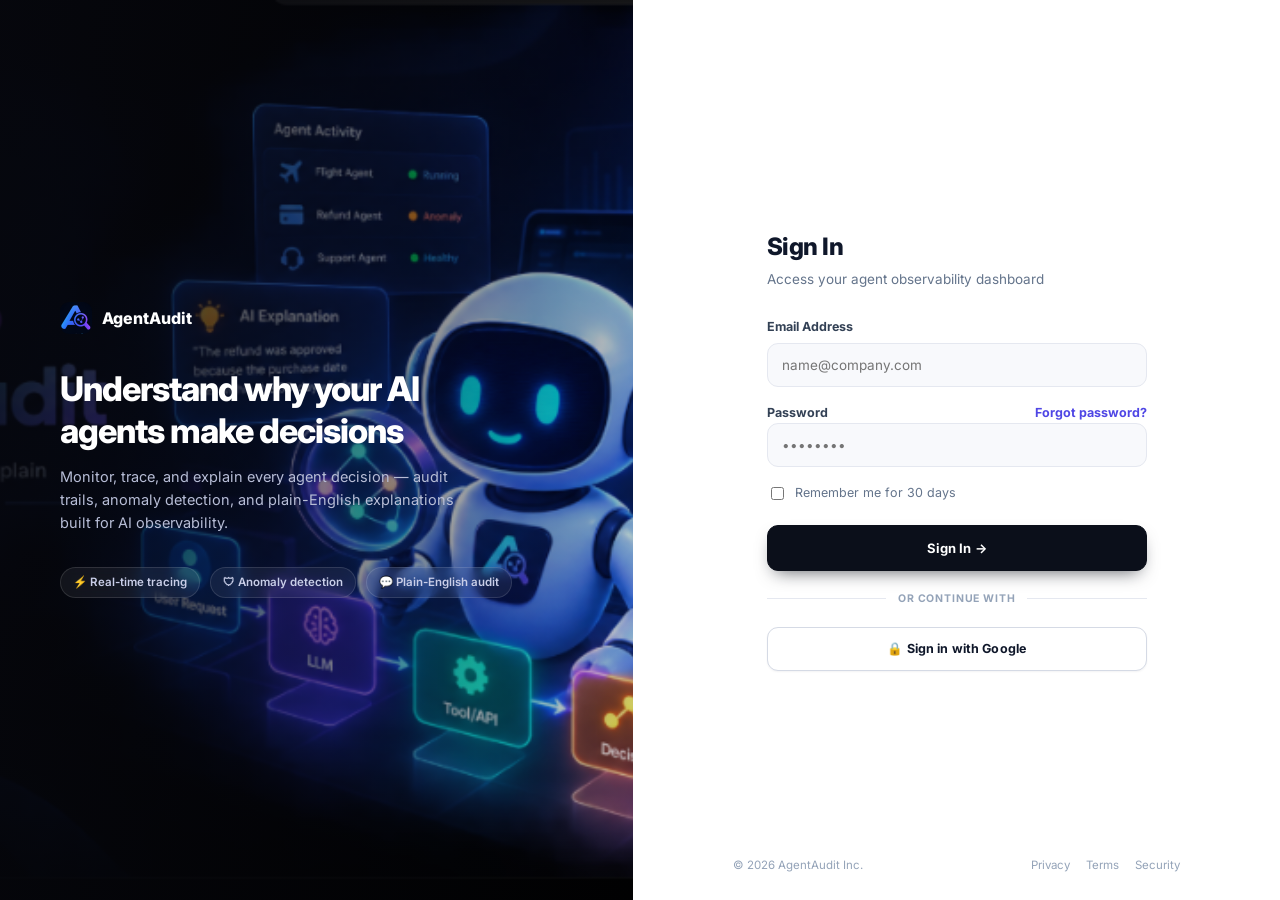
<file: web/index.html>
<!DOCTYPE html>
<html lang="en">

<head>
  <meta charset="UTF-8" />
  <title>AgentAudit — Sign In</title>
  <link rel="icon" href="assets/logo-mark.png" />
  <link rel="stylesheet" href="style.css" />
  <style>
    body {
      background: #06070D;
    }

    .split {
      display: flex;
      min-height: 100vh;
    }

    .left {
      flex: 1.15;
      position: relative;
      overflow: hidden;
      background: #06070D;
      display: flex;
      flex-direction: column;
      justify-content: center;
      padding: 56px 60px;
    }

    .left::before {
      content: "";
      position: absolute;
      inset: 0;
      background: url("assets/logo.png") center 46% / cover no-repeat;
    }

    .left::after {
      content: "";
      position: absolute;
      inset: 0;
      background: linear-gradient(100deg, rgba(6, 7, 13, .94) 0%, rgba(6, 7, 13, .55) 46%, rgba(6, 7, 13, .15) 100%);
    }

    .left-inner {
      position: relative;
      z-index: 2;
      max-width: 460px;
    }

    .left-brand {
      display: flex;
      align-items: center;
      gap: 10px;
      font-weight: 800;
      font-size: 16px;
      color: #fff;
      margin-bottom: 34px;
    }

    .left-brand img {
      width: 32px;
      height: 32px;
      border-radius: 9px;
    }

    .left h1 {
      font-size: 34px;
      line-height: 1.22;
      font-weight: 800;
      letter-spacing: -0.03em;
      color: #fff;
      margin: 0 0 14px;
    }

    .left p {
      color: #B7BDD6;
      font-size: 14.5px;
      line-height: 1.6;
      max-width: 400px;
      margin: 0;
    }

    .badges {
      display: flex;
      gap: 10px;
      margin-top: 32px;
      flex-wrap: wrap;
    }

    .badges span {
      font-size: 11.5px;
      font-weight: 600;
      color: #C9CEE8;
      background: rgba(255, 255, 255, .06);
      border: 1px solid rgba(255, 255, 255, .12);
      padding: 6px 12px;
      border-radius: 999px;
      backdrop-filter: blur(6px);
    }

    .right {
      flex: 1;
      background: #fff;
      display: flex;
      flex-direction: column;
      justify-content: center;
      padding: 60px 100px;
      position: relative;
    }

    .right-inner {
      max-width: 380px;
      margin: 0 auto;
      width: 100%;
    }

    .right h2 {
      font-size: 24px;
      font-weight: 800;
      letter-spacing: -0.02em;
      margin: 0 0 4px;
    }

    .right .sub {
      color: var(--muted);
      font-size: 13.5px;
      margin-bottom: 28px;
    }

    label {
      display: block;
      font-size: 12.5px;
      font-weight: 700;
      margin-bottom: 7px;
      color: var(--text-2);
    }

    .field-full {
      margin-bottom: 17px;
    }

    .field-full input {
      width: 100%;
      height: 44px;
      padding: 0 14px;
      border-radius: 11px;
      border: 1px solid var(--border);
      font-size: 13.5px;
      background: var(--surface-2);
      outline: none;
      transition: border-color .15s, box-shadow .15s, background .15s;
    }

    .field-full input:focus {
      border-color: var(--accent);
      background: #fff;
      box-shadow: 0 0 0 4px var(--accent-soft);
    }

    .row-between {
      display: flex;
      justify-content: space-between;
      align-items: center;
    }

    .link {
      color: var(--accent);
      font-size: 12.5px;
      font-weight: 700;
    }

    .remember {
      font-size: 12.5px;
      color: var(--muted);
      display: flex;
      align-items: center;
      gap: 8px;
      margin: 4px 0 22px;
    }

    .divider {
      display: flex;
      align-items: center;
      gap: 12px;
      color: var(--faint);
      font-size: 10.5px;
      font-weight: 700;
      letter-spacing: .08em;
      margin: 20px 0;
      text-transform: uppercase;
    }

    .divider::before,
    .divider::after {
      content: "";
      flex: 1;
      height: 1px;
      background: var(--border);
    }

    .g-btn {
      width: 100%;
      justify-content: center;
      height: 44px;
    }

    .signin-btn {
      width: 100%;
      justify-content: center;
      height: 46px;
      font-size: 13px;
    }

    .note-banner {
      margin-top: 20px;
      background: var(--accent-soft);
      border: 1px solid #DCE0FB;
      color: #4338CA;
      font-size: 12px;
      line-height: 1.55;
      padding: 12px 14px;
      border-radius: 12px;
    }

    .footer-note {
      position: absolute;
      bottom: 26px;
      left: 0;
      right: 0;
      padding: 0 100px;
      display: flex;
      justify-content: space-between;
      font-size: 11.5px;
      color: var(--faint);
    }

    .footer-note a {
      margin-left: 16px;
    }

    .footer-note a:hover {
      color: var(--accent);
    }

    @media (max-width: 980px) {
      .left {
        display: none;
      }

      .right {
        padding: 40px 24px;
      }

      .footer-note {
        padding: 0 24px;
      }
    }
  </style>
</head>

<body>
  <div class="split">
    <div class="left">
      <div class="left-inner">
        <div class="left-brand"><img src="assets/logo-mark.png" alt="" />AgentAudit</div>
        <h1>Understand why your AI agents make decisions</h1>
        <p>Monitor, trace, and explain every agent decision — audit trails, anomaly detection, and plain-English
          explanations built for AI observability.</p>
        <div class="badges">
          <span>&#9889; Real-time tracing</span>
          <span>&#128737; Anomaly detection</span>
          <span>&#128172; Plain-English audit</span>
        </div>
      </div>
    </div>
    <div class="right">
      <div class="right-inner">
        <h2>Sign In</h2>
        <div class="sub">Access your agent observability dashboard</div>

        <div class="field-full">
          <label>Email Address</label>
          <input type="email" placeholder="name@company.com" />
        </div>
        <div class="row-between">
          <label style="margin:0;">Password</label>
          <a class="link" href="#">Forgot password?</a>
        </div>
        <div class="field-full">
          <input type="password" placeholder="••••••••" />
        </div>
        <div class="remember"><input type="checkbox" /> Remember me for 30 days</div>

        <button class="btn btn-dark signin-btn" onclick="location.href='dashboard.html'">Sign In &rarr;</button>

        <div class="divider">or continue with</div>
        <button class="btn g-btn" onclick="location.href='dashboard.html'">&#128274; Sign in with Google</button>

      </div>
      <div class="footer-note">
        <span>&copy; 2026 AgentAudit Inc.</span>
        <span><a href="#">Privacy</a><a href="#">Terms</a><a href="#">Security</a></span>
      </div>
    </div>
  </div>
</body>

</html>
</file>
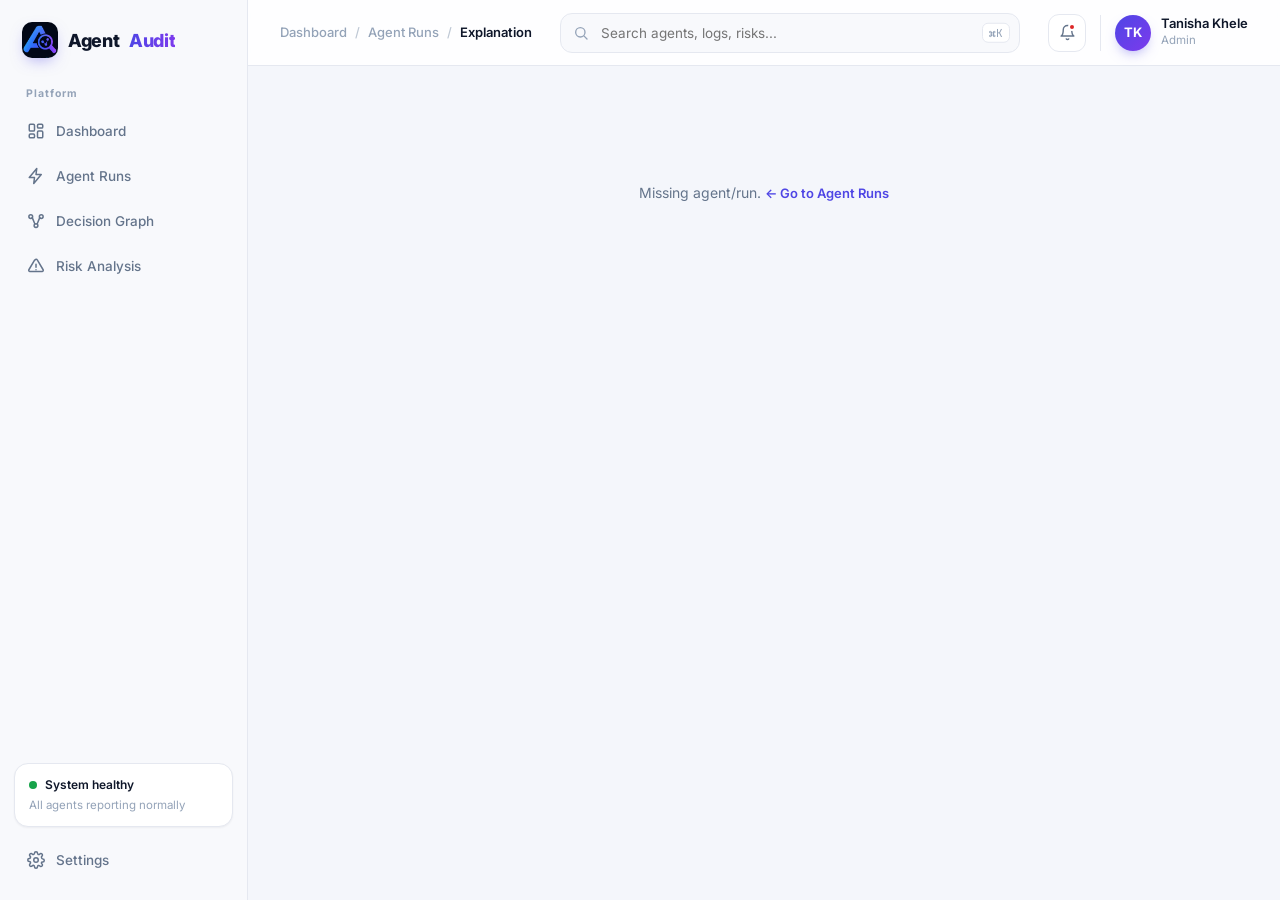
<file: web/decision-explanation.html>
<!DOCTYPE html>
<html lang="en">
<head>
<meta charset="UTF-8" />
<title>AgentAudit — Decision Explanation</title>
<link rel="icon" href="assets/logo-mark.png" />
<link rel="stylesheet" href="style.css" />
<script src="app.js"></script>
</head>
<body>
<script>
const agentKey = getParam("agent");
const runId = getParam("run");

renderShell({
  crumbs: ["Dashboard", "Agent Runs", "Explanation"],
  contentHtml: `<div id="content-inner" class="empty"><span class="spinner"></span> Loading…</div>`
});

async function load() {
  if (!agentKey || !runId) {
    document.getElementById("content-inner").innerHTML = `<div class="empty">Missing agent/run. <a class="link-btn" href="agent-runs.html">&larr; Go to Agent Runs</a></div>`;
    return;
  }
  try {
    const run = await api(`/runs/${encodeURIComponent(agentKey)}/${encodeURIComponent(runId)}`);
    const decision = run.final_decision.decision;
    const isAnomalous = run.analysis.is_anomalous;
    const risk = isAnomalous ? "High" : (decision === "REJECT" || decision === "ESCALATE" ? "Medium" : "Low");
    const toolCalls = run.events.filter(e => e.event_type === "tool_call");

    document.getElementById("content-inner").innerHTML = `
      <div class="inpage-crumbs">
        <a href="dashboard.html">Dashboard</a>${ICONS.chevRight}
        <a href="agent-runs.html">Agent Runs</a>${ICONS.chevRight}
        <b>Explanation</b>
      </div>
      <div class="page-head">
        <div>
          <h1 class="title">${ICONS.msg} Decision Explanation <span class="run-pill">#${runId.slice(0,8)}</span></h1>
          <p class="subtitle">Narrative audit trail explaining the logic and evidence behind this decision.</p>
        </div>
        <div class="actions">
          <button class="btn" onclick="location.href='decision-graph.html?agent=${agentKey}&run=${runId}'">${ICONS.graph} View Decision Graph</button>
        </div>
      </div>

      <div class="grid g4 mb-lg">
        <div class="card stat" style="padding:14px 16px;"><span class="label">Status</span><span class="pill dot green" style="width:fit-content; margin-top:4px;">Completed</span></div>
        <div class="card stat" style="padding:14px 16px;"><span class="label">Risk</span><span class="pill ${pillForRisk(risk)}" style="width:fit-content; margin-top:4px;">${risk}</span></div>
        <div class="card stat" style="padding:14px 16px;"><span class="label">Decision</span><div class="value txt">${decision}</div></div>
        <div class="card stat" style="padding:14px 16px;"><span class="label">Anomaly</span><div class="value txt" style="color:${isAnomalous ? 'var(--red)' : 'var(--green)'};">${isAnomalous ? "Yes" : "No"}</div></div>
      </div>

      <div class="grid g-main-wide">
        <div class="card">
          <div class="card-head">
            <div>
              <h3 class="card-title" style="font-size:15px;">Plain-English Explanation</h3>
              <div class="card-sub">Generated by AgentAudit's Explanation layer</div>
            </div>
            <span class="pill blue">Audit-Ready</span>
          </div>
          <div id="explanation-body" style="font-size:13.5px; line-height:1.7;">
            <span class="spinner"></span> Generating explanation…
          </div>
        </div>

        <div>
          <div class="card mb">
            <h3 class="card-title" style="font-size:15px;">Evidence Panel</h3>
            <div class="card-sub" style="margin-bottom:12px;">Every tool call this decision relied on</div>
            ${toolCalls.length ? toolCalls.map(t => `
              <div class="flex between items-center" style="padding:10px 0; border-bottom:1px solid #EEF0F6;">
                <span class="td-strong" style="font-size:12.5px;">${escapeHtml(t.tool_name)}</span>
                <span class="pill gray">Tool Call</span>
              </div>
            `).join("") : `<div style="font-size:12.5px; color:var(--faint);">No tool calls recorded.</div>`}
          </div>

          <div class="card">
            <h3 class="card-title" style="font-size:15px;">Decision Timeline</h3>
            <div class="timeline" style="margin-top:14px;">
              ${run.events.map(e => `
                <div class="t-item">
                  <div class="t-dot ${e.event_type === 'tool_call' ? 'green' : 'violet'}"></div>
                  <div>
                    <div class="t-time">${(e.timestamp || "").slice(11,19)}</div>
                    <div class="t-title" style="font-size:13px;">${e.event_type === 'tool_call' ? escapeHtml(e.tool_name) : 'LLM reasoning'}</div>
                  </div>
                </div>
              `).join("")}
            </div>
          </div>
        </div>
      </div>
    `;
    document.getElementById("content-inner").className = "";

    try {
      const result = await api(`/runs/${encodeURIComponent(agentKey)}/${encodeURIComponent(runId)}/explain`, { method: "POST" });
      const cleaned = result.explanation.split("\n").map(line => line.trim()).join("\n");
      document.getElementById("explanation-body").innerHTML = `<div style="white-space:pre-wrap;">${escapeHtml(cleaned)}</div>`;
    } catch (explainErr) {
      document.getElementById("explanation-body").innerHTML = `<div class="callout red"><div class="b">Could not generate explanation: ${escapeHtml(explainErr.message)}</div></div>`;
    }
  } catch (e) {
    document.getElementById("content-inner").innerHTML = `<div class="empty" style="color:var(--red);">Failed to load run: ${e.message}</div>`;
  }
}
load();
</script>
</body>
</html>
</file>
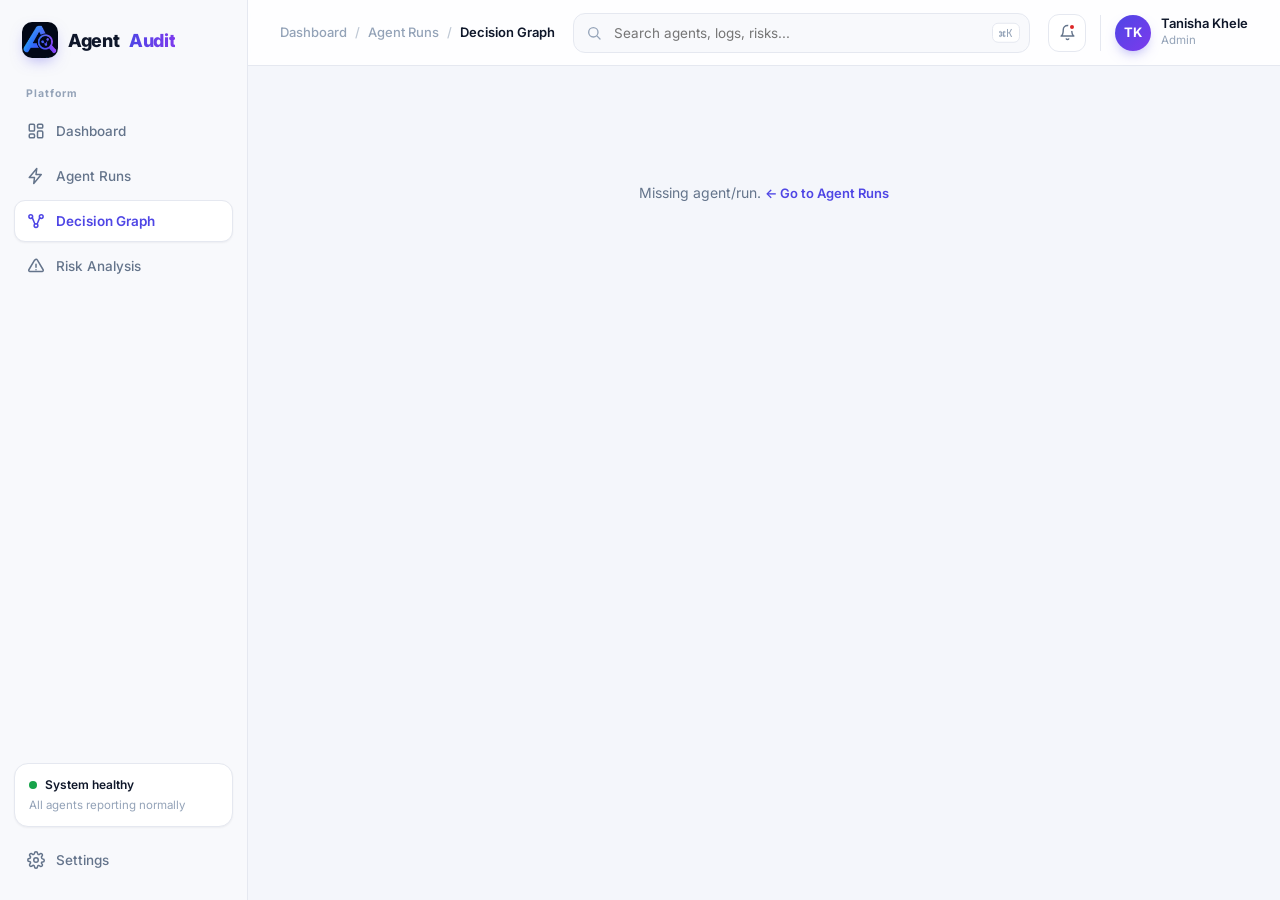
<file: web/decision-graph.html>
<!DOCTYPE html>
<html lang="en">
<head>
<meta charset="UTF-8" />
<title>AgentAudit — Decision Graph</title>
<link rel="icon" href="assets/logo-mark.png" />
<link rel="stylesheet" href="style.css" />
<script src="app.js"></script>
<style>
  .graph-shell { display: grid; grid-template-columns: minmax(0,1fr) 340px; gap: 16px; align-items: start; }
  .graph-canvas {
    background: var(--surface); border: 1px solid var(--border); border-radius: var(--radius); box-shadow: var(--shadow);
    padding: 40px 34px; overflow-x: auto; min-height: 300px; display: flex; align-items: center;
    background-image: radial-gradient(circle, #E7E9F3 1px, transparent 1px); background-size: 22px 22px;
  }
  .flow { display: flex; align-items: center; }
  .flow-node {
    width: 112px; min-height: 84px; border: 1.5px solid var(--border-strong); border-radius: 14px;
    background: #fff; display: flex; flex-direction: column; align-items: center; justify-content: center;
    padding: 10px 8px; text-align: center; cursor: pointer; position: relative; flex-shrink: 0;
    box-shadow: var(--shadow-sm); transition: transform .12s, box-shadow .15s, border-color .15s;
  }
  .flow-node:hover { transform: translateY(-2px); box-shadow: var(--shadow); border-color: var(--accent); }
  .flow-node.selected { border-color: var(--accent); box-shadow: 0 0 0 4px var(--accent-soft); }
  .flow-node .fico { width: 30px; height: 30px; border-radius: 9px; display: grid; place-items: center; margin-bottom: 6px; }
  .flow-node .flabel { font-size: 10px; font-weight: 700; letter-spacing: .01em; color: var(--text-2); line-height: 1.2; word-break: break-word; }
  .flow-node .fsub { font-size: 9px; color: var(--faint); margin-top: 3px; font-family: var(--mono); }
  .flow-node .anomaly-dot { position: absolute; top: -6px; right: -6px; width: 15px; height: 15px; border-radius: 50%; background: var(--amber-dot); border: 3px solid #fff; box-shadow: var(--shadow-sm); }
  .flow-arrow { width: 40px; height: 2px; background: var(--border-strong); flex-shrink: 0; position: relative; }
  .flow-arrow::after { content: ""; position: absolute; right: -1px; top: -4px; border: 5px solid transparent; border-left-color: var(--border-strong); }
  .node-panel { background: var(--surface); border: 1px solid var(--border); border-radius: var(--radius); box-shadow: var(--shadow); padding: 20px; min-height: 300px; position: sticky; top: 82px; }
  .kv-card { background: var(--surface-2); border: 1px solid var(--border); border-radius: 11px; padding: 10px 12px; }
  .kv-card .l { font-size: 10px; font-weight: 700; letter-spacing: .06em; color: var(--faint); text-transform: uppercase; }
  .kv-card .v { font-weight: 700; font-size: 13.5px; margin-top: 2px; }
</style>
</head>
<body>
<script>
const agentKey = getParam("agent");
const runId = getParam("run");

renderShell({
  crumbs: ["Dashboard", "Agent Runs", "Decision Graph"],
  contentHtml: `<div id="content-inner" class="empty"><span class="spinner"></span> Loading graph…</div>`
});

let graphData = null;
let selectedIdx = null;

const NODE_STYLE = {
  request: { bg: "var(--blue-soft)", color: "var(--blue)", icon: () => ICONS.play },
  llm:     { bg: "var(--violet-soft)", color: "var(--violet)", icon: () => ICONS.brain },
  tool:    { bg: "var(--accent-soft)", color: "var(--accent)", icon: () => ICONS.bolt },
  decision:{ bg: "var(--green-soft)", color: "var(--green)", icon: () => ICONS.target },
  event:   { bg: "#F1F3F8", color: "var(--muted)", icon: () => ICONS.file },
};

async function load() {
  if (!agentKey || !runId) {
    document.getElementById("content-inner").innerHTML = `<div class="empty">Missing agent/run. <a class="link-btn" href="agent-runs.html">&larr; Go to Agent Runs</a></div>`;
    return;
  }
  try {
    const [graph, run] = await Promise.all([
      api(`/runs/${encodeURIComponent(agentKey)}/${encodeURIComponent(runId)}/graph`),
      api(`/runs/${encodeURIComponent(agentKey)}/${encodeURIComponent(runId)}`),
    ]);
    graphData = graph;
    const toolCalls = graph.nodes.filter(n => n.type === "tool").length;
    const llmCalls = graph.nodes.filter(n => n.type === "llm").length;
    const isAnomalous = run.analysis.is_anomalous;

    document.getElementById("content-inner").innerHTML = `
      <div class="inpage-crumbs">
        <a href="dashboard.html">Dashboard</a>${ICONS.chevRight}
        <a href="agent-runs.html">Agent Runs</a>${ICONS.chevRight}
        <b>Decision Graph</b>
      </div>
      <div class="page-head">
        <div>
          <h1 class="title">Decision Graph <span class="run-pill">#${runId.slice(0,8)}</span></h1>
          <p class="subtitle">Visual, node-based representation of the agent's reasoning process. Click any node to inspect it.</p>
        </div>
        <div class="actions">
          <button class="btn" onclick="location.href='decision-explanation.html?agent=${agentKey}&run=${runId}'">${ICONS.msg} Generate Plain-English Explanation</button>
          <button class="btn btn-dark" onclick="location.href='risk-analysis.html'">${ICONS.risk} View Risk Analysis</button>
        </div>
      </div>

      <div class="grid g5 mb-lg">
        <div class="card stat" style="padding:14px 16px;"><span class="label">Total Nodes</span><div class="value txt">${graph.nodes.length}</div></div>
        <div class="card stat" style="padding:14px 16px;"><span class="label">Tool Calls</span><div class="value txt">${toolCalls}</div></div>
        <div class="card stat" style="padding:14px 16px;"><span class="label">LLM Calls</span><div class="value txt">${llmCalls}</div></div>
        <div class="card stat" style="padding:14px 16px;"><span class="label">Decision Points</span><div class="value txt">1</div></div>
        <div class="card stat" style="padding:14px 16px;"><span class="label">Anomalies</span><div class="value txt" style="color:${isAnomalous ? 'var(--red)' : 'inherit'};">${isAnomalous ? 1 : 0}</div></div>
      </div>

      <div class="graph-shell">
        <div class="graph-canvas"><div class="flow" id="flow"></div></div>
        <div class="node-panel" id="node-panel">
          <div class="section-label">${ICONS.target} Node Details</div>
          <div style="font-size:13px; color:var(--muted);">Click a node in the graph to inspect its inputs, outputs, and timing.</div>
        </div>
      </div>
    `;
    document.getElementById("content-inner").className = "";

    const flowEl = document.getElementById("flow");
    flowEl.innerHTML = graph.nodes.map((node, i) => {
      const style = NODE_STYLE[node.type] || NODE_STYLE.event;
      const isAnomalyNode = node.type === "decision" && isAnomalous;
      const arrow = i < graph.nodes.length - 1 ? `<div class="flow-arrow"></div>` : "";
      return `
        <div class="flow-node" data-idx="${i}">
          ${isAnomalyNode ? '<div class="anomaly-dot"></div>' : ''}
          <div class="fico" style="background:${style.bg}; color:${style.color};">${style.icon()}</div>
          <div class="flabel">${escapeHtml(node.label.slice(0, 18))}</div>
          <div class="fsub">${node.type}</div>
        </div>
        ${arrow}
      `;
    }).join("");

    // Event delegation — robust regardless of how the DOM was inserted.
    flowEl.querySelectorAll(".flow-node").forEach(el => {
      el.addEventListener("click", () => selectNode(parseInt(el.dataset.idx, 10)));
    });

    // Auto-select the first node so the panel isn't empty on load.
    if (graph.nodes.length) selectNode(0);
  } catch (e) {
    document.getElementById("content-inner").innerHTML = `<div class="empty" style="color:var(--red);">Failed to load graph: ${e.message}</div>`;
  }
}

function selectNode(idx) {
  selectedIdx = idx;
  document.querySelectorAll(".flow-node").forEach(el => el.classList.remove("selected"));
  const el = document.querySelector(`.flow-node[data-idx="${idx}"]`);
  if (el) el.classList.add("selected");

  const node = graphData.nodes[idx];
  const panel = document.getElementById("node-panel");
  const style = NODE_STYLE[node.type] || NODE_STYLE.event;

  let detailsHtml = "";
  if (node.type === "tool") {
    detailsHtml = `
      <div class="grid g-2 mb">
        <div class="kv-card"><div class="l">Duration</div><div class="v">${(node.data.duration_seconds ?? 0)}s</div></div>
        <div class="kv-card"><div class="l">Tool</div><div class="v" style="font-size:12px;">${escapeHtml(node.data.tool_name)}</div></div>
      </div>
      <div class="section-label" style="margin-top:14px;">Input</div>
      <div class="code">${escapeHtml(JSON.stringify(node.data.input, null, 2))}</div>
      <div class="section-label" style="margin-top:14px;">Output</div>
      <div class="code">${escapeHtml(JSON.stringify(node.data.output, null, 2))}</div>
    `;
  } else if (node.type === "llm") {
    detailsHtml = `
      <div class="kv-card mb"><div class="l">Model</div><div class="v" style="font-size:12px;">${escapeHtml(node.data.model || "—")}</div></div>
      <div class="section-label">Tools Requested</div>
      <div class="code">${escapeHtml((node.data.tools_requested || []).join(", ") || "none")}</div>
      ${node.data.content ? `<div class="section-label" style="margin-top:14px;">Reasoning</div><div class="code">${escapeHtml(node.data.content)}</div>` : ""}
    `;
  } else if (node.type === "decision") {
    detailsHtml = `
      <div class="kv-card mb"><div class="l">Decision</div><div class="v">${escapeHtml(node.data.decision)}</div></div>
      <div class="section-label">Reason</div>
      <div class="code">${escapeHtml(node.data.reason || "—")}</div>
    `;
  } else if (node.type === "request") {
    detailsHtml = `<div class="section-label">Original Request</div><div class="code">${escapeHtml(typeof node.data.request === "string" ? node.data.request : JSON.stringify(node.data.request))}</div>`;
  }

  panel.innerHTML = `
    <div class="flex items-center gap-12 mb">
      <span class="ico" style="background:${style.bg}; color:${style.color};">${style.icon()}</span>
      <div>
        <div style="font-weight:700; font-size:15px;">${escapeHtml(node.label)}</div>
        <div style="font-size:11.5px; color:var(--faint); text-transform:capitalize;">${node.type} node</div>
      </div>
    </div>
    ${detailsHtml}
  `;
}

load();
</script>
</body>
</html>
</file>
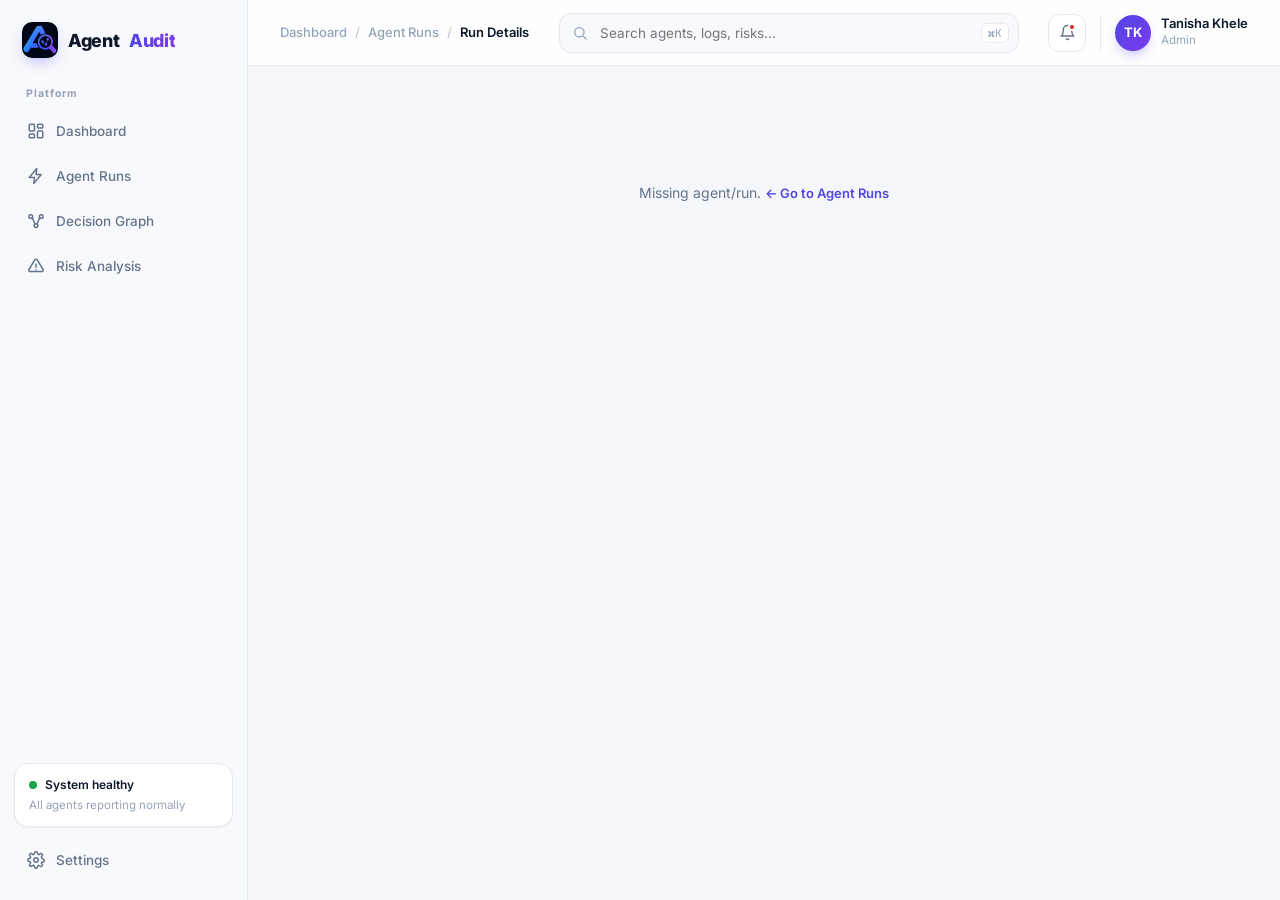
<file: web/execution-details.html>
<!DOCTYPE html>
<html lang="en">
<head>
<meta charset="UTF-8" />
<title>AgentAudit — Execution Details</title>
<link rel="icon" href="assets/logo-mark.png" />
<link rel="stylesheet" href="style.css" />
<script src="app.js"></script>
</head>
<body>
<script>
const agentKey = getParam("agent");
const runId = getParam("run");

renderShell({
  crumbs: ["Dashboard", "Agent Runs", "Run Details"],
  contentHtml: `<div id="content-inner" class="empty"><span class="spinner"></span> Loading run…</div>`
});

async function load() {
  if (!agentKey || !runId) {
    document.getElementById("content-inner").innerHTML = `<div class="empty">Missing agent/run. <a class="link-btn" href="agent-runs.html">&larr; Go to Agent Runs</a></div>`;
    return;
  }
  try {
    const run = await api(`/runs/${encodeURIComponent(agentKey)}/${encodeURIComponent(runId)}`);
    const decision = run.final_decision.decision;
    const isAnomalous = run.analysis.is_anomalous;
    const risk = isAnomalous ? "High" : (decision === "REJECT" || decision === "ESCALATE" ? "Medium" : "Low");
    const status = isAnomalous ? "Flagged" : (decision === "REJECT" ? "Rejected" : decision === "ESCALATE" ? "Escalated" : "Completed");
    const toolCalls = run.events.filter(e => e.event_type === "tool_call");
    const llmCalls = run.events.filter(e => e.event_type === "llm_call");
    const c = agentColor(run.agent_name);

    document.getElementById("content-inner").innerHTML = `
      <div class="inpage-crumbs">
        <a href="dashboard.html">Dashboard</a>${ICONS.chevRight}
        <a href="agent-runs.html">Agent Runs</a>${ICONS.chevRight}
        <b>Run Details</b>
      </div>
      <div class="page-head">
        <div>
          <h1 class="title">Agent Execution Details <span class="run-pill">#${run.run_id.slice(0,8)}</span></h1>
          <p class="subtitle">Comprehensive audit trail and decision logic for ${escapeHtml(run.agent_name)}.</p>
        </div>
        <div class="actions">
          <button class="btn" onclick="location.href='decision-graph.html?agent=${agentKey}&run=${runId}'">${ICONS.graph} View Decision Graph</button>
          <button class="btn btn-accent" onclick="location.href='decision-explanation.html?agent=${agentKey}&run=${runId}'">${ICONS.msg} Explain Decision</button>
        </div>
      </div>

      <div class="grid g6 mb-lg">
        <div class="card stat" style="padding:14px 16px;"><span class="label">Status</span><span class="pill dot green" style="width:fit-content; margin-top:4px;">Completed</span></div>
        <div class="card stat" style="padding:14px 16px;"><span class="label">Risk</span><span class="pill ${pillForRisk(risk)}" style="width:fit-content; margin-top:4px;">${risk}</span></div>
        <div class="card stat" style="padding:14px 16px;"><span class="label">Agent</span><div class="value txt">${escapeHtml(run.agent_name)}</div></div>
        <div class="card stat" style="padding:14px 16px;"><span class="label">Duration</span><div class="value txt">${run.duration}s</div></div>
        <div class="card stat" style="padding:14px 16px;"><span class="label">Tool Calls</span><div class="value txt">${toolCalls.length}</div></div>
        <div class="card stat" style="padding:14px 16px;"><span class="label">Outcome</span><span class="pill ${pillForStatus(status)}" style="width:fit-content; margin-top:4px;">${status}</span></div>
      </div>

      <div class="grid g-main-wide">
        <div>
          <div class="grid g-2 mb">
            <div class="card">
              <div class="section-label">${ICONS.check} Original Request</div>
              <div class="code">${escapeHtml(run.request)}</div>
            </div>
            <div class="card">
              <div class="section-label">${ICONS.check} Agent's Final Response</div>
              <div class="code">${escapeHtml(run.final_decision.reason || "—")}</div>
            </div>
          </div>

          <div class="card">
            <h3 class="card-title" style="font-size:15px;">Detailed Execution Timeline</h3>
            <div class="card-sub" style="margin-bottom:16px;">Every tool call and LLM reasoning step, in order</div>
            <div class="timeline">${run.events.map(renderTimelineItem).join("")}</div>
          </div>
        </div>

        <div class="card">
          <div class="section-label">${ICONS.file} Execution Summary</div>
          <div style="font-size:12.5px; color:var(--muted); line-height:1.6; margin-bottom:18px;">
            ${escapeHtml(run.agent_name)} processed this request using <b style="color:var(--text)">${toolCalls.length}</b> tool call(s) and
            <b style="color:var(--text)">${llmCalls.length}</b> LLM reasoning step(s), reaching a final decision of
            <b style="color:var(--text)">${decision}</b>.
          </div>

          <div class="section-label">Key Decisions</div>
          ${toolCalls.length ? toolCalls.map(t => `
            <div class="chip mb" style="width:100%; justify-content:flex-start;">${ICONS.check} Called <code style="margin-left:2px;">${escapeHtml(t.tool_name)}</code></div>
          `).join("") : `<div style="font-size:12.5px; color:var(--faint);">No tool calls recorded.</div>`}

          <div class="section-label" style="margin-top:6px;">Anomalies Detected</div>
          ${isAnomalous ? `
            <div class="callout red">
              <div class="h">${ICONS.warn} Anomaly Flagged</div>
              ${run.analysis.reasons.map(r => `<div class="b" style="margin-top:4px;">${escapeHtml(r)}</div>`).join("")}
            </div>
          ` : `<div class="callout green"><div class="b">None — this run matches the agent's typical historical behavior.</div></div>`}
        </div>
      </div>
    `;
    document.getElementById("content-inner").className = "";
  } catch (e) {
    document.getElementById("content-inner").innerHTML = `<div class="empty" style="color:var(--red);">Failed to load run: ${e.message}</div>`;
  }
}

function renderTimelineItem(event) {
  const ts = (event.timestamp || "").slice(11, 19);
  let title, body, dotClass;
  if (event.event_type === "tool_call") {
    title = `Called <code>${escapeHtml(event.tool_name)}</code>`;
    body = `Input: ${escapeHtml(JSON.stringify(event.input))}`;
    dotClass = "green";
  } else {
    title = "LLM Reasoning Step";
    body = event.content ? escapeHtml(event.content).slice(0, 160) : `Requested: ${(event.tool_calls_requested || []).join(", ") || "none"}`;
    dotClass = "violet";
  }
  return `
    <div class="t-item">
      <div class="t-dot ${dotClass}"></div>
      <div>
        <div class="t-time">${ts}</div>
        <div class="t-title">${title}</div>
        <div class="t-body">${body}</div>
      </div>
    </div>
  `;
}

load();
</script>
</body>
</html>
</file>
<file: web/style.css>
/* style.css — AgentAudit design system (refined) */

@import url("https://fonts.googleapis.com/css2?family=Inter:wght@400;500;600;700;800&family=JetBrains+Mono:wght@400;500;600&display=swap");

:root {
  --bg: #F4F6FB;
  --surface: #FFFFFF;
  --surface-2: #F8F9FC;
  --border: #E5E8F0;
  --border-strong: #D5DAE5;
  --text: #0F172A;
  --text-2: #334155;
  --muted: #64748B;
  --faint: #94A3B8;

  --accent: #4F46E5;
  --accent-2: #7C3AED;
  --accent-soft: #EEF0FF;
  --black: #0B0F1A;

  --green: #16A34A;  --green-soft: #E8F8EE;  --green-line: #BFE9CF;
  --amber: #B45309;  --amber-soft: #FEF3DC;  --amber-line: #F6DDA6;  --amber-dot: #F59E0B;
  --red: #DC2626;    --red-soft: #FDECEC;    --red-line: #F7C9C9;
  --blue: #2563EB;   --blue-soft: #E8F0FE;   --blue-line: #C3D6FB;
  --violet: #7C3AED; --violet-soft: #F1EAFE; --violet-line: #DCCBFB;

  --radius: 16px;
  --shadow-sm: 0 1px 2px rgba(15, 23, 42, .05);
  --shadow: 0 1px 2px rgba(15, 23, 42, .04), 0 10px 28px -14px rgba(15, 23, 42, .12);
  --shadow-lg: 0 24px 60px -20px rgba(15, 23, 42, .25);
  --mono: "JetBrains Mono", "SF Mono", Consolas, "Courier New", monospace;
}

* { box-sizing: border-box; }
html { -webkit-font-smoothing: antialiased; }
body {
  margin: 0; background: var(--bg); color: var(--text);
  font-family: Inter, -apple-system, BlinkMacSystemFont, "Segoe UI", Roboto, Helvetica, Arial, sans-serif;
  font-size: 14px; line-height: 1.5;
}
a { color: inherit; text-decoration: none; }
button, input, select { font-family: inherit; }
.mono { font-family: var(--mono); }
svg.i { display: inline-block; vertical-align: middle; flex-shrink: 0; }

/* ---------- Shell ---------- */
.app-shell { display: flex; min-height: 100vh; }

.sidebar {
  width: 248px; flex-shrink: 0; background: var(--surface-2);
  border-right: 1px solid var(--border); padding: 20px 14px 16px;
  display: flex; flex-direction: column; position: sticky; top: 0; height: 100vh;
}
.brand { display: flex; align-items: center; gap: 10px; padding: 2px 8px 22px; font-weight: 800; font-size: 18px; letter-spacing: -0.02em; }
.brand img { width: 36px; height: 36px; border-radius: 10px; box-shadow: 0 6px 16px -6px rgba(79, 70, 229, .55); }
.brand .b2 { background: linear-gradient(90deg, var(--accent), var(--accent-2)); -webkit-background-clip: text; background-clip: text; color: transparent; }
.nav-label { font-size: 10.5px; font-weight: 700; letter-spacing: .09em; color: var(--faint); padding: 6px 12px 8px; }
.nav-item {
  display: flex; align-items: center; gap: 11px; height: 42px; padding: 0 12px; margin-bottom: 3px;
  border-radius: 11px; color: var(--muted); font-weight: 500; font-size: 13.5px; cursor: pointer;
  border: 1px solid transparent; transition: background .15s, color .15s, box-shadow .15s;
}
.nav-item:hover { background: #fff; color: var(--text); }
.nav-item.active { background: #fff; color: var(--accent); font-weight: 600; border-color: var(--border); box-shadow: var(--shadow-sm); }
.nav-item.active svg { stroke: var(--accent); }
.sidebar-bottom { margin-top: auto; }
.status-card { background: #fff; border: 1px solid var(--border); border-radius: 14px; padding: 12px 14px; margin: 10px 0 12px; box-shadow: var(--shadow-sm); }
.status-card .row { display: flex; align-items: center; gap: 8px; font-size: 12px; font-weight: 600; }
.status-card .sub { font-size: 11.5px; color: var(--faint); margin-top: 3px; }
.pulse { width: 8px; height: 8px; border-radius: 50%; background: var(--green); box-shadow: 0 0 0 0 rgba(22, 163, 74, .5); animation: pulse 1.8s infinite; }
.pulse.off { background: var(--red); animation: none; }
@keyframes pulse { 70% { box-shadow: 0 0 0 7px rgba(22, 163, 74, 0); } 100% { box-shadow: 0 0 0 0 rgba(22, 163, 74, 0); } }

.main { flex: 1; min-width: 0; display: flex; flex-direction: column; }
.topbar {
  height: 66px; display: flex; align-items: center; justify-content: space-between; gap: 18px; padding: 0 32px;
  background: rgba(255, 255, 255, .86); backdrop-filter: saturate(1.4) blur(10px);
  border-bottom: 1px solid var(--border); position: sticky; top: 0; z-index: 30;
}
.crumbs { font-size: 13px; color: var(--faint); font-weight: 500; white-space: nowrap; }
.crumbs b { color: var(--text); font-weight: 600; }
.crumbs .sep { margin: 0 8px; opacity: .6; }
.search { flex: 1; max-width: 460px; position: relative; }
.search svg { position: absolute; left: 13px; top: 50%; transform: translateY(-50%); stroke: var(--faint); }
.search input {
  width: 100%; height: 40px; border-radius: 12px; border: 1px solid var(--border); background: var(--surface-2);
  padding: 0 60px 0 40px; font-size: 13.5px; color: var(--text); outline: none; transition: border-color .15s, box-shadow .15s, background .15s;
}
.search input:focus { background: #fff; border-color: var(--accent); box-shadow: 0 0 0 4px var(--accent-soft); }
.kbd { position: absolute; right: 10px; top: 50%; transform: translateY(-50%); font-size: 11px; color: var(--faint); border: 1px solid var(--border); border-radius: 6px; padding: 1px 6px; background: #fff; font-family: var(--mono); }
.top-right { display: flex; align-items: center; gap: 14px; }
.icon-btn { width: 38px; height: 38px; border-radius: 11px; border: 1px solid var(--border); background: #fff; display: grid; place-items: center; cursor: pointer; position: relative; color: var(--muted); }
.icon-btn:hover { background: var(--surface-2); }
.icon-btn .dot { position: absolute; top: 8px; right: 9px; width: 8px; height: 8px; background: var(--red); border: 2px solid #fff; border-radius: 50%; }
.user { display: flex; align-items: center; gap: 10px; padding-left: 14px; border-left: 1px solid var(--border); }
.avatar { width: 36px; height: 36px; border-radius: 50%; display: grid; place-items: center; color: #fff; font-weight: 700; font-size: 13px; background: linear-gradient(135deg, var(--accent), var(--accent-2)); box-shadow: 0 6px 14px -6px rgba(79, 70, 229, .6); }
.user .n { font-weight: 600; font-size: 13px; line-height: 1.2; }
.user .r { font-size: 11.5px; color: var(--faint); }

.content { padding: 28px 32px 48px; max-width: 1340px; width: 100%; animation: fadeUp .4s ease both; }
@keyframes fadeUp { from { opacity: 0; transform: translateY(8px); } to { opacity: 1; transform: none; } }

/* ---------- Page header ---------- */
.page-head { display: flex; align-items: flex-start; justify-content: space-between; gap: 20px; margin-bottom: 22px; flex-wrap: wrap; }
.inpage-crumbs { font-size: 12.5px; color: var(--faint); margin-bottom: 8px; display: flex; gap: 8px; align-items: center; }
.inpage-crumbs a:hover { color: var(--accent); }
.inpage-crumbs b { color: var(--text-2); font-weight: 600; }
h1.title { font-size: 28px; font-weight: 800; letter-spacing: -0.03em; margin: 0; display: flex; align-items: center; gap: 12px; flex-wrap: wrap; }
.subtitle { color: var(--muted); font-size: 14px; margin: 6px 0 0; max-width: 640px; }
.title-icon { width: 40px; height: 40px; border-radius: 12px; background: var(--black); color: #fff; display: grid; place-items: center; }
.run-pill { font-family: var(--mono); font-size: 12px; font-weight: 600; color: var(--text-2); background: #fff; border: 1px solid var(--border-strong); border-radius: 8px; padding: 3px 10px; letter-spacing: 0; }
.actions { display: flex; gap: 10px; flex-wrap: wrap; }

/* ---------- Buttons ---------- */
.btn {
  height: 40px; padding: 0 16px; border-radius: 11px; display: inline-flex; align-items: center; gap: 8px;
  font-size: 12.5px; font-weight: 700; letter-spacing: .01em; cursor: pointer; border: 1px solid var(--border-strong);
  background: #fff; color: var(--text); transition: transform .12s, box-shadow .15s, background .15s; box-shadow: var(--shadow-sm);
}
.btn:hover { background: var(--surface-2); transform: translateY(-1px); }
.btn.caps { text-transform: uppercase; font-size: 11.5px; letter-spacing: .04em; }
.btn-dark { background: var(--black); border-color: var(--black); color: #fff; box-shadow: 0 8px 18px -8px rgba(11, 15, 26, .7); }
.btn-dark:hover { background: #1b2233; }
.btn-accent { background: linear-gradient(135deg, var(--accent), var(--accent-2)); border-color: transparent; color: #fff; box-shadow: 0 10px 22px -10px rgba(79, 70, 229, .8); }
.btn-accent:hover { filter: brightness(1.06); background: linear-gradient(135deg, var(--accent), var(--accent-2)); }
.btn-ghost { box-shadow: none; }
.btn.sm { height: 34px; padding: 0 12px; font-size: 12px; border-radius: 10px; }

/* ---------- Cards ---------- */
.card { background: var(--surface); border: 1px solid var(--border); border-radius: var(--radius); box-shadow: var(--shadow); padding: 20px 22px; }
.card.flat { box-shadow: none; }
.card.hover { transition: transform .15s, box-shadow .2s; }
.card.hover:hover { transform: translateY(-2px); box-shadow: 0 14px 34px -14px rgba(15, 23, 42, .2); }
.card-head { display: flex; align-items: flex-start; justify-content: space-between; gap: 12px; margin-bottom: 14px; }
.card-title { font-size: 17px; font-weight: 700; letter-spacing: -0.015em; margin: 0; display: flex; align-items: center; gap: 9px; }
.card-sub { font-size: 12.5px; color: var(--muted); margin-top: 3px; }
.link-btn { color: var(--accent); font-weight: 600; font-size: 13px; display: inline-flex; align-items: center; gap: 4px; }
.link-btn:hover { text-decoration: underline; }
.section-label { font-size: 10.5px; font-weight: 700; letter-spacing: .09em; color: var(--faint); text-transform: uppercase; margin: 0 0 10px; display: flex; align-items: center; gap: 7px; }

.grid { display: grid; gap: 16px; }
.g4 { grid-template-columns: repeat(4, 1fr); }
.g5 { grid-template-columns: repeat(5, 1fr); }
.g6 { grid-template-columns: repeat(6, 1fr); }
.g-main { grid-template-columns: minmax(0, 1fr) 360px; align-items: start; }
.g-main-wide { grid-template-columns: minmax(0, 1fr) 380px; align-items: start; }
.g-2 { grid-template-columns: 1fr 1fr; }
.mb { margin-bottom: 16px; }
.mb-lg { margin-bottom: 24px; }
@media (max-width: 1180px) { .g4, .g5, .g6 { grid-template-columns: repeat(2, 1fr); } .g-main, .g-main-wide { grid-template-columns: 1fr; } }

/* ---------- Stat cards ---------- */
.stat { padding: 18px 20px; display: flex; flex-direction: column; gap: 4px; position: relative; overflow: hidden; }
.stat .top { display: flex; align-items: center; justify-content: space-between; gap: 10px; margin-bottom: 8px; }
.stat .label { font-size: 11px; font-weight: 700; letter-spacing: .07em; color: var(--faint); text-transform: uppercase; }
.stat .value { font-size: 30px; font-weight: 800; letter-spacing: -0.03em; line-height: 1.1; }
.stat .value small { font-size: 14px; color: var(--faint); font-weight: 600; letter-spacing: 0; }
.stat .value.txt { font-size: 22px; letter-spacing: -0.02em; }
.stat .note { font-size: 12px; color: var(--muted); margin-top: 2px; }
.stat .note.up { color: var(--green); font-weight: 600; }
.stat .note.down { color: var(--red); font-weight: 600; }
.ico { width: 38px; height: 38px; border-radius: 11px; display: grid; place-items: center; flex-shrink: 0; }
.ico.sm { width: 30px; height: 30px; border-radius: 9px; }
.ico.indigo { background: var(--accent-soft); color: var(--accent); }
.ico.green { background: var(--green-soft); color: var(--green); }
.ico.amber { background: var(--amber-soft); color: var(--amber); }
.ico.red { background: var(--red-soft); color: var(--red); }
.ico.blue { background: var(--blue-soft); color: var(--blue); }
.ico.violet { background: var(--violet-soft); color: var(--violet); }
.ico.gray { background: #F1F3F8; color: var(--muted); }
.ico.dark { background: var(--black); color: #fff; }

/* ---------- Pills ---------- */
.pill { display: inline-flex; align-items: center; gap: 6px; padding: 3px 10px; border-radius: 999px; font-size: 10.5px; font-weight: 700; letter-spacing: .05em; text-transform: uppercase; border: 1px solid transparent; white-space: nowrap; }
.pill.dot::before { content: ""; width: 6px; height: 6px; border-radius: 50%; background: currentColor; }
.pill.green { background: var(--green-soft); color: var(--green); border-color: var(--green-line); }
.pill.amber { background: var(--amber-soft); color: var(--amber); border-color: var(--amber-line); }
.pill.red { background: var(--red-soft); color: var(--red); border-color: var(--red-line); }
.pill.blue { background: var(--blue-soft); color: var(--blue); border-color: var(--blue-line); }
.pill.violet { background: var(--violet-soft); color: var(--violet); border-color: var(--violet-line); }
.pill.gray { background: #F1F3F8; color: var(--muted); border-color: var(--border); }
.rdot { display: inline-block; width: 8px; height: 8px; border-radius: 50%; margin-right: 7px; vertical-align: middle; }
.rdot.Low { background: var(--green); } .rdot.Medium { background: var(--amber-dot); } .rdot.High { background: var(--red); }
.chip { display: inline-flex; align-items: center; gap: 6px; font-size: 12px; font-weight: 600; background: var(--surface-2); border: 1px solid var(--border); border-radius: 8px; padding: 3px 9px; color: var(--text-2); }

/* ---------- Tables ---------- */
.table-wrap { overflow-x: auto; margin: 0 -22px; padding: 0 22px; }
table { width: 100%; border-collapse: collapse; }
th { text-align: left; font-size: 10.5px; font-weight: 700; letter-spacing: .08em; text-transform: uppercase; color: var(--faint); padding: 12px 12px; border-bottom: 1px solid var(--border); white-space: nowrap; }
td { padding: 14px 12px; border-bottom: 1px solid #EEF0F6; font-size: 13.5px; vertical-align: middle; }
tbody tr { transition: background .12s; }
tbody tr:hover td { background: #FAFBFF; }
tbody tr:last-child td { border-bottom: none; }
.td-strong { font-weight: 600; }
.td-muted { color: var(--muted); }
.row-actions { display: flex; gap: 6px; align-items: center; justify-content: flex-end; }

/* ---------- Filters ---------- */
.filters { display: flex; gap: 10px; flex-wrap: wrap; margin-bottom: 18px; padding: 12px; background: var(--surface); border: 1px solid var(--border); border-radius: 14px; box-shadow: var(--shadow-sm); }
.field { position: relative; }
.field > svg.i { position: absolute; left: 12px; top: 50%; transform: translateY(-50%); stroke: var(--faint); pointer-events: none; }
.field input, .field select {
  height: 40px; border-radius: 10px; border: 1px solid var(--border); background: var(--surface-2); padding: 0 12px 0 36px;
  font-size: 13px; color: var(--text); outline: none; min-width: 150px; appearance: none; -webkit-appearance: none;
}
.field select { padding-right: 32px; cursor: pointer; font-weight: 500; }
.field.grow { flex: 1; min-width: 220px; } .field.grow input { width: 100%; }
.field:focus-within input, .field:focus-within select { border-color: var(--accent); background: #fff; box-shadow: 0 0 0 3px var(--accent-soft); }
.field .chev { position: absolute; right: 11px; left: auto; }

.pagination { display: flex; align-items: center; justify-content: space-between; padding-top: 16px; font-size: 13px; color: var(--muted); gap: 12px; flex-wrap: wrap; }
.pages { display: flex; gap: 6px; }
.pg { min-width: 34px; height: 34px; padding: 0 8px; border-radius: 9px; border: 1px solid var(--border); background: #fff; display: grid; place-items: center; font-weight: 600; font-size: 13px; cursor: pointer; color: var(--text-2); }
.pg:hover { background: var(--surface-2); }
.pg.active { background: var(--surface-2); border-color: var(--border-strong); color: var(--text); box-shadow: inset 0 0 0 1px var(--border-strong); }
.pg:disabled { opacity: .4; cursor: default; }

/* ---------- Code / mono ---------- */
.code { background: var(--surface-2); border: 1px solid var(--border); border-radius: 12px; padding: 14px 16px; font-family: var(--mono); font-size: 12px; line-height: 1.75; color: var(--text-2); white-space: pre-wrap; word-break: break-word; max-height: 260px; overflow: auto; }
.code .k { color: #6D28D9; } .code .s { color: #047857; } .code .n { color: #B45309; }

/* ---------- Timeline ---------- */
.timeline { position: relative; }
.t-item { display: flex; gap: 14px; position: relative; padding-bottom: 20px; }
.t-item:last-child { padding-bottom: 0; }
.t-item::before { content: ""; position: absolute; left: 5px; top: 18px; bottom: -2px; width: 2px; background: #E9ECF4; }
.t-item:last-child::before { display: none; }
.t-dot { width: 12px; height: 12px; border-radius: 50%; margin-top: 6px; flex-shrink: 0; border: 2px solid #fff; box-shadow: 0 0 0 2px currentColor; position: relative; z-index: 1; background: currentColor; }
.t-dot.green { color: var(--green); } .t-dot.blue { color: var(--blue); } .t-dot.amber { color: var(--amber-dot); } .t-dot.red { color: var(--red); } .t-dot.violet { color: var(--violet); }
.t-time { font-family: var(--mono); font-size: 11px; color: var(--faint); }
.t-title { font-weight: 600; font-size: 14px; margin-top: 1px; }
.t-body { font-size: 12.5px; color: var(--muted); margin-top: 3px; word-break: break-word; }

/* ---------- Misc ---------- */
.progress { height: 7px; border-radius: 999px; background: #EEF0F6; overflow: hidden; min-width: 90px; }
.progress > span { display: block; height: 100%; border-radius: 999px; background: linear-gradient(90deg, var(--accent), #6D8BFF); }
.progress.green > span { background: linear-gradient(90deg, #22C55E, #4ADE80); }
.progress.red > span { background: linear-gradient(90deg, #EF4444, #F87171); }
.progress.amber > span { background: linear-gradient(90deg, #F59E0B, #FBBF24); }
.progress.blue > span { background: linear-gradient(90deg, #3B82F6, #60A5FA); }
.agent-avatar { width: 38px; height: 38px; border-radius: 50%; display: grid; place-items: center; color: #fff; font-weight: 700; font-size: 13px; flex-shrink: 0; }
.flex { display: flex; } .items-center { align-items: center; } .gap-8 { gap: 8px; } .gap-12 { gap: 12px; } .between { justify-content: space-between; }
.empty { text-align: center; padding: 44px 20px; color: var(--muted); }
.empty svg { stroke: var(--faint); margin-bottom: 10px; }
.skeleton { background: linear-gradient(90deg, #EEF1F7 25%, #F7F8FC 45%, #EEF1F7 65%); background-size: 200% 100%; animation: shimmer 1.3s infinite; border-radius: 10px; }
@keyframes shimmer { to { background-position: -200% 0; } }
.spinner { width: 18px; height: 18px; border-radius: 50%; border: 2px solid var(--border); border-top-color: var(--accent); animation: spin .7s linear infinite; display: inline-block; vertical-align: middle; }
@keyframes spin { to { transform: rotate(360deg); } }
.toast { position: fixed; bottom: 26px; left: 50%; transform: translate(-50%, 20px); background: var(--black); color: #fff; padding: 11px 18px; border-radius: 12px; font-size: 13px; font-weight: 600; box-shadow: var(--shadow-lg); opacity: 0; transition: all .25s; z-index: 200; display: flex; align-items: center; gap: 8px; }
.toast.show { opacity: 1; transform: translate(-50%, 0); }
.modal-back { position: fixed; inset: 0; background: rgba(11, 15, 26, .5); backdrop-filter: blur(3px); display: none; align-items: center; justify-content: center; z-index: 100; padding: 24px; }
.modal-back.show { display: flex; }
.modal { background: #fff; border-radius: 18px; width: min(760px, 100%); max-height: 86vh; display: flex; flex-direction: column; box-shadow: var(--shadow-lg); overflow: hidden; }
.modal-head { padding: 18px 22px; border-bottom: 1px solid var(--border); display: flex; align-items: center; justify-content: space-between; }
.modal-body { padding: 20px 22px; overflow: auto; }
.callout { border-radius: 14px; padding: 14px 16px; border: 1px solid; }
.callout.red { background: var(--red-soft); border-color: var(--red-line); color: #7F1D1D; }
.callout.green { background: var(--green-soft); border-color: var(--green-line); color: #14532D; }
.callout.amber { background: var(--amber-soft); border-color: var(--amber-line); color: #78350F; }
.callout .h { font-weight: 700; display: flex; align-items: center; gap: 7px; margin-bottom: 4px; font-size: 13.5px; }
.callout .b { font-size: 12.5px; line-height: 1.55; }
</file>
